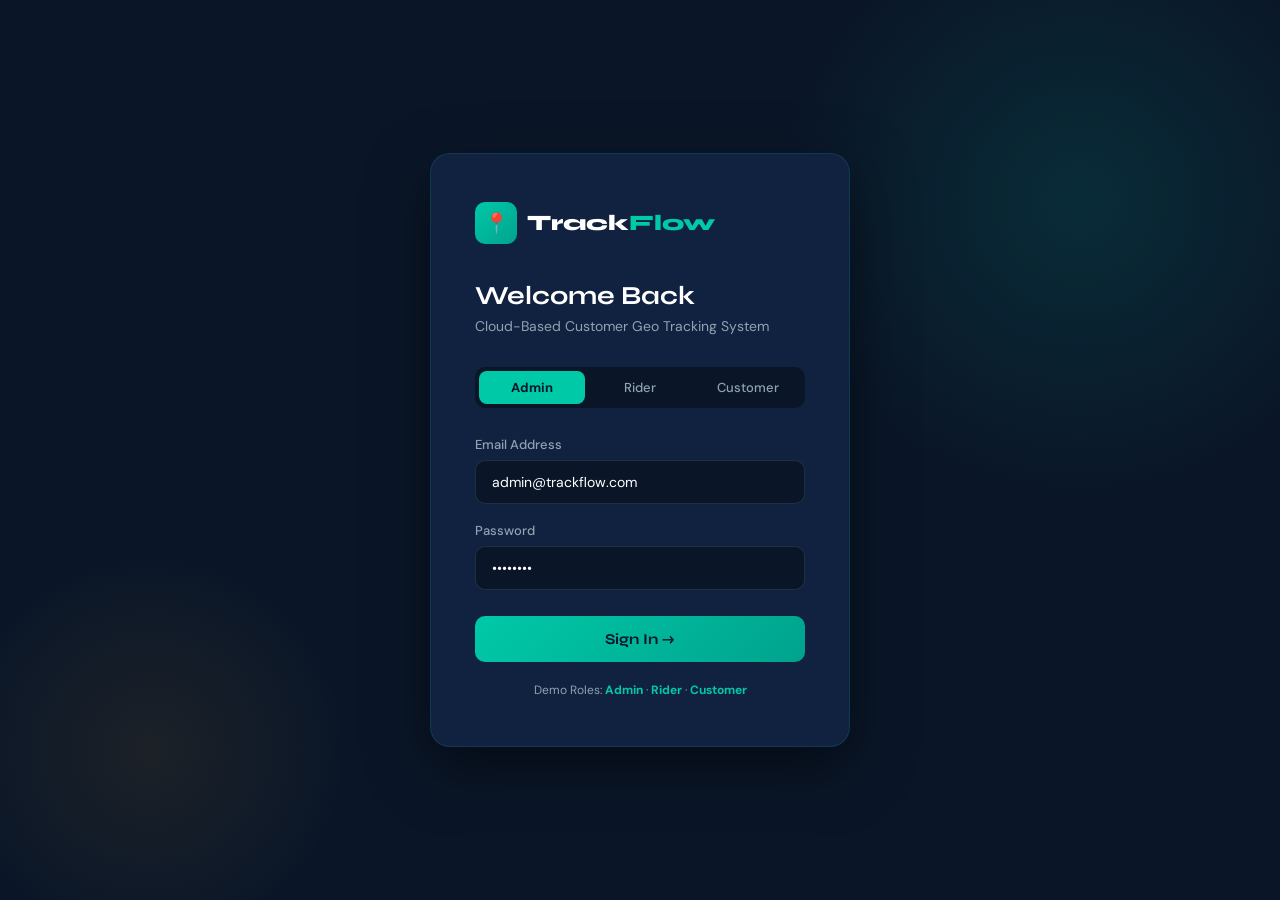
<file: index.html>
<!DOCTYPE html>
<html lang="en">
<head>
<meta charset="UTF-8">
<meta name="viewport" content="width=device-width, initial-scale=1.0">
<title>TrackFlow — Cloud-Based Geo Tracking System</title>
<link href="https://fonts.googleapis.com/css2?family=Syne:wght@400;600;700;800&family=DM+Sans:wght@300;400;500;600&display=swap" rel="stylesheet">
<style>
  :root {
    --navy: #0A1628;
    --deep: #0D2144;
    --teal: #00C9A7;
    --teal2: #00A38D;
    --gold: #F5A623;
    --light: #E8F4F8;
    --muted: #8FA3B1;
    --white: #FFFFFF;
    --danger: #FF5B5B;
    --success: #00C9A7;
    --warn: #F5A623;
    --card: #112240;
    --border: rgba(0,201,167,0.15);
    --sidebar-w: 240px;
  }

  * { margin: 0; padding: 0; box-sizing: border-box; }

  body {
    font-family: 'DM Sans', sans-serif;
    background: var(--navy);
    color: var(--white);
    min-height: 100vh;
    overflow-x: hidden;
  }

  /* ── LOGIN SCREEN ── */
  #login-screen {
    min-height: 100vh;
    display: flex;
    align-items: center;
    justify-content: center;
    background: var(--navy);
    position: relative;
    overflow: hidden;
  }
  #login-screen::before {
    content: '';
    position: absolute;
    width: 600px; height: 600px;
    background: radial-gradient(circle, rgba(0,201,167,0.12) 0%, transparent 70%);
    top: -100px; right: -100px;
    animation: pulse 6s ease-in-out infinite;
  }
  #login-screen::after {
    content: '';
    position: absolute;
    width: 400px; height: 400px;
    background: radial-gradient(circle, rgba(245,166,35,0.08) 0%, transparent 70%);
    bottom: -50px; left: -50px;
  }

  @keyframes pulse {
    0%,100% { transform: scale(1); opacity: 1; }
    50% { transform: scale(1.1); opacity: 0.7; }
  }

  .login-box {
    background: var(--card);
    border: 1px solid var(--border);
    border-radius: 20px;
    padding: 48px 44px;
    width: 420px;
    position: relative;
    z-index: 1;
    box-shadow: 0 20px 60px rgba(0,0,0,0.5);
  }

  .brand {
    display: flex;
    align-items: center;
    gap: 10px;
    margin-bottom: 36px;
  }
  .brand-icon {
    width: 42px; height: 42px;
    background: linear-gradient(135deg, var(--teal), var(--teal2));
    border-radius: 10px;
    display: flex; align-items: center; justify-content: center;
    font-size: 20px;
  }
  .brand-name {
    font-family: 'Syne', sans-serif;
    font-size: 22px;
    font-weight: 800;
    color: var(--white);
  }
  .brand-name span { color: var(--teal); }

  .login-title {
    font-family: 'Syne', sans-serif;
    font-size: 26px;
    font-weight: 700;
    margin-bottom: 6px;
  }
  .login-sub { color: var(--muted); font-size: 14px; margin-bottom: 32px; }

  .role-tabs {
    display: flex;
    background: var(--navy);
    border-radius: 10px;
    padding: 4px;
    margin-bottom: 28px;
    gap: 2px;
  }
  .role-tab {
    flex: 1;
    padding: 8px;
    border: none;
    border-radius: 8px;
    background: transparent;
    color: var(--muted);
    font-family: 'DM Sans', sans-serif;
    font-size: 13px;
    font-weight: 500;
    cursor: pointer;
    transition: all 0.2s;
  }
  .role-tab.active {
    background: var(--teal);
    color: var(--navy);
    font-weight: 700;
  }

  .form-group { margin-bottom: 18px; }
  .form-label { font-size: 13px; color: var(--muted); margin-bottom: 7px; display: block; font-weight: 500; }
  .form-input {
    width: 100%;
    background: var(--navy);
    border: 1px solid rgba(255,255,255,0.1);
    border-radius: 10px;
    padding: 12px 16px;
    color: var(--white);
    font-family: 'DM Sans', sans-serif;
    font-size: 14px;
    transition: border-color 0.2s;
    outline: none;
  }
  .form-input:focus { border-color: var(--teal); }

  .btn-primary {
    width: 100%;
    padding: 14px;
    background: linear-gradient(135deg, var(--teal), var(--teal2));
    border: none;
    border-radius: 10px;
    color: var(--navy);
    font-family: 'Syne', sans-serif;
    font-weight: 700;
    font-size: 15px;
    cursor: pointer;
    transition: all 0.2s;
    margin-top: 8px;
  }
  .btn-primary:hover { transform: translateY(-1px); box-shadow: 0 8px 20px rgba(0,201,167,0.3); }

  .login-hint { text-align: center; margin-top: 20px; font-size: 12px; color: var(--muted); }
  .login-hint strong { color: var(--teal); }

  /* ── MAIN APP ── */
  #app { display: none; min-height: 100vh; }

  .layout { display: flex; min-height: 100vh; }

  /* SIDEBAR */
  .sidebar {
    width: var(--sidebar-w);
    background: var(--deep);
    border-right: 1px solid var(--border);
    display: flex;
    flex-direction: column;
    position: fixed;
    top: 0; left: 0;
    height: 100vh;
    z-index: 100;
  }

  .sidebar-brand {
    padding: 24px 20px;
    display: flex;
    align-items: center;
    gap: 10px;
    border-bottom: 1px solid var(--border);
  }
  .sidebar-brand .brand-icon { width: 34px; height: 34px; font-size: 16px; border-radius: 8px; }
  .sidebar-brand .brand-name { font-size: 18px; }

  .sidebar-nav { flex: 1; padding: 16px 12px; overflow-y: auto; }

  .nav-section-title {
    font-size: 10px;
    font-weight: 600;
    color: var(--muted);
    letter-spacing: 1.5px;
    text-transform: uppercase;
    padding: 14px 8px 8px;
  }

  .nav-item {
    display: flex;
    align-items: center;
    gap: 10px;
    padding: 10px 12px;
    border-radius: 10px;
    cursor: pointer;
    transition: all 0.2s;
    margin-bottom: 2px;
    font-size: 14px;
    color: var(--muted);
    font-weight: 500;
    border: none;
    background: transparent;
    width: 100%;
    text-align: left;
  }
  .nav-item:hover { background: rgba(0,201,167,0.08); color: var(--white); }
  .nav-item.active { background: rgba(0,201,167,0.15); color: var(--teal); }
  .nav-icon { font-size: 16px; width: 20px; text-align: center; }

  .sidebar-footer {
    padding: 16px 12px;
    border-top: 1px solid var(--border);
  }
  .user-card {
    display: flex;
    align-items: center;
    gap: 10px;
    padding: 10px;
    border-radius: 10px;
    background: rgba(0,201,167,0.05);
  }
  .user-avatar {
    width: 36px; height: 36px;
    border-radius: 50%;
    background: linear-gradient(135deg, var(--teal), var(--gold));
    display: flex; align-items: center; justify-content: center;
    font-weight: 700;
    font-size: 14px;
    color: var(--navy);
    flex-shrink: 0;
  }
  .user-info { flex: 1; min-width: 0; }
  .user-name { font-size: 13px; font-weight: 600; white-space: nowrap; overflow: hidden; text-overflow: ellipsis; }
  .user-role { font-size: 11px; color: var(--teal); font-weight: 500; }

  .logout-btn {
    background: none;
    border: none;
    color: var(--muted);
    cursor: pointer;
    font-size: 16px;
    padding: 4px;
    transition: color 0.2s;
  }
  .logout-btn:hover { color: var(--danger); }

  /* MAIN CONTENT */
  .main-content {
    margin-left: var(--sidebar-w);
    flex: 1;
    display: flex;
    flex-direction: column;
  }

  .topbar {
    background: var(--deep);
    border-bottom: 1px solid var(--border);
    padding: 16px 28px;
    display: flex;
    align-items: center;
    justify-content: space-between;
    position: sticky;
    top: 0;
    z-index: 50;
  }
  .page-title {
    font-family: 'Syne', sans-serif;
    font-size: 20px;
    font-weight: 700;
  }
  .page-breadcrumb { font-size: 12px; color: var(--muted); margin-top: 2px; }

  .topbar-actions { display: flex; align-items: center; gap: 12px; }
  .notif-btn {
    width: 36px; height: 36px;
    border-radius: 50%;
    background: rgba(0,201,167,0.1);
    border: 1px solid var(--border);
    display: flex; align-items: center; justify-content: center;
    cursor: pointer;
    color: var(--teal);
    font-size: 15px;
    position: relative;
  }
  .notif-badge {
    position: absolute;
    top: -2px; right: -2px;
    width: 16px; height: 16px;
    background: var(--danger);
    border-radius: 50%;
    font-size: 9px;
    display: flex; align-items: center; justify-content: center;
    font-weight: 700;
    border: 2px solid var(--deep);
  }

  .content-area { padding: 28px; flex: 1; }

  /* PANELS */
  .panel { display: none; }
  .panel.active { display: block; }

  /* CARDS */
  .stats-grid {
    display: grid;
    grid-template-columns: repeat(4, 1fr);
    gap: 16px;
    margin-bottom: 24px;
  }
  .stat-card {
    background: var(--card);
    border: 1px solid var(--border);
    border-radius: 14px;
    padding: 20px;
    position: relative;
    overflow: hidden;
  }
  .stat-card::before {
    content: '';
    position: absolute;
    top: 0; right: 0;
    width: 80px; height: 80px;
    background: radial-gradient(circle at 70% 30%, rgba(0,201,167,0.12), transparent 70%);
  }
  .stat-label { font-size: 12px; color: var(--muted); font-weight: 500; margin-bottom: 8px; }
  .stat-value {
    font-family: 'Syne', sans-serif;
    font-size: 30px;
    font-weight: 800;
    color: var(--white);
    line-height: 1;
  }
  .stat-change { font-size: 12px; margin-top: 6px; }
  .stat-change.up { color: var(--success); }
  .stat-change.down { color: var(--danger); }
  .stat-icon {
    position: absolute;
    top: 16px; right: 16px;
    font-size: 24px;
    opacity: 0.6;
  }

  /* TABLE */
  .card {
    background: var(--card);
    border: 1px solid var(--border);
    border-radius: 14px;
    overflow: hidden;
    margin-bottom: 20px;
  }
  .card-header {
    padding: 18px 22px;
    border-bottom: 1px solid var(--border);
    display: flex;
    align-items: center;
    justify-content: space-between;
  }
  .card-title {
    font-family: 'Syne', sans-serif;
    font-size: 16px;
    font-weight: 700;
  }
  .card-body { padding: 22px; }

  .table { width: 100%; border-collapse: collapse; }
  .table th {
    text-align: left;
    font-size: 11px;
    font-weight: 600;
    color: var(--muted);
    text-transform: uppercase;
    letter-spacing: 1px;
    padding: 10px 14px;
    border-bottom: 1px solid var(--border);
  }
  .table td {
    padding: 13px 14px;
    font-size: 13px;
    border-bottom: 1px solid rgba(255,255,255,0.04);
    vertical-align: middle;
  }
  .table tr:last-child td { border-bottom: none; }
  .table tr:hover td { background: rgba(0,201,167,0.04); }

  .badge {
    display: inline-flex;
    align-items: center;
    gap: 5px;
    padding: 4px 10px;
    border-radius: 20px;
    font-size: 11px;
    font-weight: 600;
  }
  .badge-success { background: rgba(0,201,167,0.15); color: var(--teal); }
  .badge-warn { background: rgba(245,166,35,0.15); color: var(--gold); }
  .badge-danger { background: rgba(255,91,91,0.15); color: var(--danger); }
  .badge-info { background: rgba(100,160,255,0.15); color: #64A0FF; }
  .badge::before { content: '●'; font-size: 8px; }

  .action-btn {
    padding: 6px 12px;
    border-radius: 7px;
    border: none;
    font-size: 12px;
    font-weight: 600;
    cursor: pointer;
    transition: all 0.15s;
    font-family: 'DM Sans', sans-serif;
  }
  .action-btn.edit { background: rgba(0,201,167,0.1); color: var(--teal); }
  .action-btn.del { background: rgba(255,91,91,0.1); color: var(--danger); }
  .action-btn.view { background: rgba(100,160,255,0.1); color: #64A0FF; }
  .action-btn:hover { filter: brightness(1.2); transform: translateY(-1px); }

  .btn-add {
    padding: 9px 18px;
    background: var(--teal);
    border: none;
    border-radius: 9px;
    color: var(--navy);
    font-family: 'Syne', sans-serif;
    font-weight: 700;
    font-size: 13px;
    cursor: pointer;
    transition: all 0.2s;
  }
  .btn-add:hover { background: #00A38D; }

  /* MAP */
  .map-container {
    background: var(--card);
    border: 1px solid var(--border);
    border-radius: 14px;
    overflow: hidden;
    margin-bottom: 20px;
  }
  .map-header {
    padding: 18px 22px;
    border-bottom: 1px solid var(--border);
    display: flex;
    align-items: center;
    justify-content: space-between;
  }
  .map-area {
    position: relative;
    height: 360px;
    background: #0D1B2A;
    overflow: hidden;
  }
  .map-svg { width: 100%; height: 100%; }

  /* Delivery map background grid */
  .map-grid line { stroke: rgba(0,201,167,0.08); stroke-width: 1; }
  .map-road { stroke: rgba(0,201,167,0.2); stroke-width: 2; fill: none; }
  .map-road-major { stroke: rgba(0,201,167,0.35); stroke-width: 4; fill: none; }

  /* Rider marker */
  .rider-marker {
    cursor: pointer;
    transition: transform 0.3s;
  }
  .rider-marker:hover { transform: scale(1.2); }

  /* Customer marker */
  .customer-marker {
    cursor: pointer;
    animation: markerBounce 1.5s ease-in-out infinite;
  }
  @keyframes markerBounce {
    0%, 100% { transform: translateY(0); }
    50% { transform: translateY(-6px); }
  }

  /* Pulse ring */
  .pulse-ring {
    transform-origin: center;
    animation: pingAnim 2s cubic-bezier(0,0,0.2,1) infinite;
  }
  @keyframes pingAnim {
    0% { r: 12; opacity: 0.8; }
    100% { r: 30; opacity: 0; }
  }

  /* Route path animation */
  .route-path {
    stroke-dasharray: 8 4;
    animation: dash 1.5s linear infinite;
  }
  @keyframes dash { to { stroke-dashoffset: -24; } }

  .map-legend {
    position: absolute;
    bottom: 14px;
    right: 14px;
    background: rgba(10,22,40,0.85);
    border: 1px solid var(--border);
    border-radius: 10px;
    padding: 10px 14px;
    font-size: 11px;
  }
  .legend-item { display: flex; align-items: center; gap: 8px; margin-bottom: 5px; }
  .legend-item:last-child { margin-bottom: 0; }
  .legend-dot { width: 10px; height: 10px; border-radius: 50%; }

  /* Live badge */
  .live-badge {
    display: inline-flex;
    align-items: center;
    gap: 6px;
    background: rgba(0,201,167,0.1);
    border: 1px solid rgba(0,201,167,0.3);
    padding: 4px 10px;
    border-radius: 20px;
    font-size: 11px;
    color: var(--teal);
    font-weight: 600;
  }
  .live-dot {
    width: 7px; height: 7px;
    background: var(--teal);
    border-radius: 50%;
    animation: livePulse 1.2s ease-in-out infinite;
  }
  @keyframes livePulse { 0%,100% { opacity: 1; } 50% { opacity: 0.3; } }

  /* TWO COLUMN GRID */
  .two-col { display: grid; grid-template-columns: 1fr 1fr; gap: 20px; }
  .three-col { display: grid; grid-template-columns: 1fr 1fr 1fr; gap: 16px; }

  /* FORM MODAL */
  .modal-overlay {
    position: fixed;
    inset: 0;
    background: rgba(0,0,0,0.7);
    z-index: 200;
    display: none;
    align-items: center;
    justify-content: center;
    backdrop-filter: blur(4px);
  }
  .modal-overlay.open { display: flex; }
  .modal-box {
    background: var(--card);
    border: 1px solid var(--border);
    border-radius: 16px;
    padding: 32px;
    width: 480px;
    max-width: 95vw;
    max-height: 90vh;
    overflow-y: auto;
    animation: modalIn 0.2s ease;
  }
  @keyframes modalIn {
    from { transform: scale(0.95); opacity: 0; }
    to { transform: scale(1); opacity: 1; }
  }
  .modal-title {
    font-family: 'Syne', sans-serif;
    font-size: 20px;
    font-weight: 700;
    margin-bottom: 22px;
  }
  .modal-actions {
    display: flex;
    gap: 12px;
    margin-top: 24px;
    justify-content: flex-end;
  }
  .btn-cancel {
    padding: 10px 20px;
    background: transparent;
    border: 1px solid rgba(255,255,255,0.15);
    border-radius: 9px;
    color: var(--muted);
    font-family: 'DM Sans', sans-serif;
    font-size: 14px;
    cursor: pointer;
    transition: all 0.2s;
  }
  .btn-cancel:hover { border-color: var(--white); color: var(--white); }
  .btn-save {
    padding: 10px 24px;
    background: var(--teal);
    border: none;
    border-radius: 9px;
    color: var(--navy);
    font-family: 'Syne', sans-serif;
    font-weight: 700;
    font-size: 14px;
    cursor: pointer;
    transition: all 0.2s;
  }
  .btn-save:hover { background: var(--teal2); }

  /* LOCATION UPDATE */
  .location-update-area {
    background: var(--card);
    border: 1px solid var(--border);
    border-radius: 14px;
    overflow: hidden;
    margin-bottom: 20px;
  }
  .location-map-interactive {
    height: 300px;
    background: #0D1B2A;
    position: relative;
    cursor: crosshair;
    overflow: hidden;
  }
  .drag-hint {
    position: absolute;
    top: 12px; left: 50%;
    transform: translateX(-50%);
    background: rgba(10,22,40,0.85);
    border: 1px solid var(--border);
    border-radius: 20px;
    padding: 6px 16px;
    font-size: 12px;
    color: var(--muted);
    pointer-events: none;
    z-index: 10;
  }

  /* Progress bar */
  .progress-bar {
    background: rgba(0,201,167,0.1);
    border-radius: 4px;
    height: 6px;
    overflow: hidden;
  }
  .progress-fill {
    height: 100%;
    border-radius: 4px;
    background: linear-gradient(90deg, var(--teal), var(--gold));
    transition: width 0.8s ease;
  }

  /* Package card */
  .pkg-card {
    background: var(--navy);
    border: 1px solid var(--border);
    border-radius: 10px;
    padding: 14px 16px;
    margin-bottom: 10px;
    display: flex;
    align-items: center;
    gap: 14px;
    transition: border-color 0.2s;
  }
  .pkg-card:hover { border-color: rgba(0,201,167,0.35); }
  .pkg-icon {
    width: 42px; height: 42px;
    background: rgba(0,201,167,0.1);
    border-radius: 10px;
    display: flex; align-items: center; justify-content: center;
    font-size: 18px;
    flex-shrink: 0;
  }
  .pkg-info { flex: 1; }
  .pkg-id { font-size: 13px; font-weight: 700; }
  .pkg-meta { font-size: 12px; color: var(--muted); margin-top: 2px; }

  /* Health metrics */
  .metric-row {
    display: flex;
    align-items: center;
    justify-content: space-between;
    padding: 12px 0;
    border-bottom: 1px solid rgba(255,255,255,0.04);
  }
  .metric-row:last-child { border-bottom: none; }
  .metric-label { font-size: 13px; color: var(--muted); }
  .metric-val { font-size: 13px; font-weight: 700; }

  /* Scrollbar */
  ::-webkit-scrollbar { width: 5px; }
  ::-webkit-scrollbar-track { background: var(--deep); }
  ::-webkit-scrollbar-thumb { background: rgba(0,201,167,0.3); border-radius: 3px; }

  /* Toast notification */
  .toast {
    position: fixed;
    bottom: 24px;
    right: 24px;
    background: var(--card);
    border: 1px solid var(--teal);
    border-radius: 12px;
    padding: 14px 20px;
    display: flex;
    align-items: center;
    gap: 10px;
    z-index: 500;
    transform: translateY(80px);
    opacity: 0;
    transition: all 0.3s;
    max-width: 320px;
    box-shadow: 0 8px 24px rgba(0,0,0,0.4);
  }
  .toast.show { transform: translateY(0); opacity: 1; }
  .toast-icon { font-size: 18px; }
  .toast-msg { font-size: 14px; font-weight: 500; }

  /* Responsive */
  @media(max-width: 900px) {
    .stats-grid { grid-template-columns: repeat(2, 1fr); }
    .two-col { grid-template-columns: 1fr; }
    .three-col { grid-template-columns: 1fr 1fr; }
    .sidebar { transform: translateX(-100%); }
    .main-content { margin-left: 0; }
  }
</style>
</head>
<body>

<!-- ═══════════════════════════════════════ LOGIN SCREEN ═══════════════════════ -->
<div id="login-screen">
  <div class="login-box">
    <div class="brand">
      <div class="brand-icon">📍</div>
      <div class="brand-name">Track<span>Flow</span></div>
    </div>
    <div class="login-title">Welcome Back</div>
    <div class="login-sub">Cloud-Based Customer Geo Tracking System</div>

    <div class="role-tabs">
      <button class="role-tab active" onclick="selectRole('Admin')">Admin</button>
      <button class="role-tab" onclick="selectRole('Rider')">Rider</button>
      <button class="role-tab" onclick="selectRole('Customer')">Customer</button>
    </div>

    <div class="form-group">
      <label class="form-label">Email Address</label>
      <input class="form-input" id="login-email" type="email" placeholder="Enter your email" value="admin@trackflow.com">
    </div>
    <div class="form-group">
      <label class="form-label">Password</label>
      <input class="form-input" id="login-pass" type="password" placeholder="Enter your password" value="••••••••">
    </div>

    <button class="btn-primary" onclick="doLogin()">Sign In →</button>

    <div class="login-hint">
      Demo Roles: <strong>Admin</strong> · <strong>Rider</strong> · <strong>Customer</strong>
    </div>
  </div>
</div>

<!-- ═══════════════════════════════════════ MAIN APP ════════════════════════════ -->
<div id="app">
  <div class="layout">

    <!-- SIDEBAR -->
    <aside class="sidebar">
      <div class="sidebar-brand">
        <div class="brand-icon" style="width:34px;height:34px;font-size:15px;">📍</div>
        <div class="brand-name" style="font-size:17px;">Track<span>Flow</span></div>
      </div>

      <nav class="sidebar-nav" id="sidebar-nav">
        <!-- populated by JS -->
      </nav>

      <div class="sidebar-footer">
        <div class="user-card">
          <div class="user-avatar" id="sidebar-avatar">A</div>
          <div class="user-info">
            <div class="user-name" id="sidebar-username">Admin</div>
            <div class="user-role" id="sidebar-role">Administrator</div>
          </div>
          <button class="logout-btn" onclick="doLogout()" title="Sign out">⏻</button>
        </div>
      </div>
    </aside>

    <!-- MAIN CONTENT -->
    <main class="main-content">
      <div class="topbar">
        <div>
          <div class="page-title" id="page-title">Dashboard</div>
          <div class="page-breadcrumb" id="page-breadcrumb">TrackFlow / Dashboard</div>
        </div>
        <div class="topbar-actions">
          <div class="live-badge"><div class="live-dot"></div>Live Tracking</div>
          <div class="notif-btn">🔔<span class="notif-badge">3</span></div>
        </div>
      </div>

      <div class="content-area">

        <!-- ─── ADMIN DASHBOARD ─── -->
        <div class="panel active" id="panel-dashboard">
          <div class="stats-grid">
            <div class="stat-card">
              <div class="stat-icon">📦</div>
              <div class="stat-label">Total Packages</div>
              <div class="stat-value">1,284</div>
              <div class="stat-change up">▲ +12% today</div>
            </div>
            <div class="stat-card">
              <div class="stat-icon">🏍</div>
              <div class="stat-label">Active Riders</div>
              <div class="stat-value">24</div>
              <div class="stat-change up">▲ 8 on delivery</div>
            </div>
            <div class="stat-card">
              <div class="stat-icon">👥</div>
              <div class="stat-label">Customers</div>
              <div class="stat-value">386</div>
              <div class="stat-change up">▲ +5 new today</div>
            </div>
            <div class="stat-card">
              <div class="stat-icon">✅</div>
              <div class="stat-label">Delivered Today</div>
              <div class="stat-value">97</div>
              <div class="stat-change down">▼ 2 failed</div>
            </div>
          </div>

          <!-- LIVE MAP -->
          <div class="map-container">
            <div class="map-header">
              <div class="card-title">🗺 Live Delivery Map</div>
              <div class="live-badge"><div class="live-dot"></div>Real-Time</div>
            </div>
            <div class="map-area">
              <svg class="map-svg" id="main-map" viewBox="0 0 800 360">
                <!-- Grid -->
                <g class="map-grid">
                  <line x1="0" y1="60" x2="800" y2="60"/><line x1="0" y1="120" x2="800" y2="120"/>
                  <line x1="0" y1="180" x2="800" y2="180"/><line x1="0" y1="240" x2="800" y2="240"/>
                  <line x1="0" y1="300" x2="800" y2="300"/>
                  <line x1="80" y1="0" x2="80" y2="360"/><line x1="160" y1="0" x2="160" y2="360"/>
                  <line x1="240" y1="0" x2="240" y2="360"/><line x1="320" y1="0" x2="320" y2="360"/>
                  <line x1="400" y1="0" x2="400" y2="360"/><line x1="480" y1="0" x2="480" y2="360"/>
                  <line x1="560" y1="0" x2="560" y2="360"/><line x1="640" y1="0" x2="640" y2="360"/>
                  <line x1="720" y1="0" x2="720" y2="360"/>
                </g>
                <!-- Roads -->
                <path class="map-road-major" d="M0,180 Q200,180 400,160 Q600,140 800,160"/>
                <path class="map-road-major" d="M240,0 Q260,90 240,180 Q220,270 240,360"/>
                <path class="map-road" d="M0,80 Q100,70 200,80 Q300,90 400,80"/>
                <path class="map-road" d="M400,0 Q420,90 400,180 Q380,270 400,360"/>
                <path class="map-road" d="M0,280 Q200,260 400,280 Q600,300 800,280"/>
                <path class="map-road" d="M560,0 Q580,120 560,240 Q540,300 560,360"/>
                <!-- Blocks -->
                <rect x="20" y="20" width="80" height="50" rx="4" fill="rgba(0,201,167,0.06)" stroke="rgba(0,201,167,0.1)" stroke-width="1"/>
                <rect x="120" y="20" width="100" height="50" rx="4" fill="rgba(0,201,167,0.06)" stroke="rgba(0,201,167,0.1)" stroke-width="1"/>
                <rect x="280" y="20" width="100" height="50" rx="4" fill="rgba(0,201,167,0.06)" stroke="rgba(0,201,167,0.1)" stroke-width="1"/>
                <rect x="440" y="100" width="90" height="60" rx="4" fill="rgba(0,201,167,0.06)" stroke="rgba(0,201,167,0.1)" stroke-width="1"/>
                <rect x="600" y="60" width="120" height="70" rx="4" fill="rgba(0,201,167,0.06)" stroke="rgba(0,201,167,0.1)" stroke-width="1"/>
                <rect x="20" y="200" width="180" height="60" rx="4" fill="rgba(0,201,167,0.06)" stroke="rgba(0,201,167,0.1)" stroke-width="1"/>
                <rect x="280" y="220" width="80" height="70" rx="4" fill="rgba(0,201,167,0.06)" stroke="rgba(0,201,167,0.1)" stroke-width="1"/>
                <rect x="440" y="220" width="100" height="60" rx="4" fill="rgba(0,201,167,0.06)" stroke="rgba(0,201,167,0.1)" stroke-width="1"/>
                <rect x="620" y="200" width="140" height="80" rx="4" fill="rgba(0,201,167,0.06)" stroke="rgba(0,201,167,0.1)" stroke-width="1"/>

                <!-- Route line -->
                <path d="M150,290 Q220,220 310,190 Q400,160 480,140" class="route-path" stroke="rgba(245,166,35,0.5)" stroke-width="2" fill="none"/>

                <!-- Rider 1 (animated) -->
                <g id="rider1" style="transform:translate(150px,290px)">
                  <circle class="pulse-ring" r="14" fill="none" stroke="rgba(245,166,35,0.6)" stroke-width="2"/>
                  <circle r="12" fill="#F5A623" opacity="0.2"/>
                  <circle r="8" fill="#F5A623"/>
                  <text text-anchor="middle" dominant-baseline="middle" font-size="10" fill="#0A1628" font-weight="700">🏍</text>
                </g>

                <!-- Rider 2 -->
                <g style="transform:translate(640px,270px)">
                  <circle r="8" fill="#F5A623"/>
                  <text text-anchor="middle" dominant-baseline="middle" font-size="10" fill="#0A1628">🏍</text>
                </g>

                <!-- Customer 1 -->
                <g style="transform:translate(480px,140px)">
                  <circle class="pulse-ring" r="14" fill="none" stroke="rgba(0,201,167,0.6)" stroke-width="2"/>
                  <circle r="10" fill="#00C9A7" opacity="0.2"/>
                  <circle r="7" fill="#00C9A7"/>
                  <text text-anchor="middle" dominant-baseline="middle" font-size="9" fill="#0A1628">📍</text>
                </g>

                <!-- Customer 2 -->
                <g style="transform:translate(310px,190px)">
                  <circle r="7" fill="#00C9A7"/>
                  <text text-anchor="middle" dominant-baseline="middle" font-size="9" fill="#0A1628">📍</text>
                </g>

                <!-- Customer 3 -->
                <g style="transform:translate(660px,100px)">
                  <circle r="7" fill="#00C9A7"/>
                  <text text-anchor="middle" dominant-baseline="middle" font-size="9" fill="#0A1628">📍</text>
                </g>
              </svg>
              <div class="map-legend">
                <div class="legend-item"><div class="legend-dot" style="background:#F5A623"></div>Riders (Active)</div>
                <div class="legend-item"><div class="legend-dot" style="background:#00C9A7"></div>Customer Locations</div>
                <div class="legend-item"><div class="legend-dot" style="background:rgba(245,166,35,0.5);width:20px;height:3px;border-radius:2px;"></div>Delivery Route</div>
              </div>
            </div>
          </div>

          <!-- RECENT PACKAGES -->
          <div class="two-col">
            <div class="card">
              <div class="card-header">
                <div class="card-title">Recent Packages</div>
                <button class="btn-add" onclick="showPanel('panel-packages')">View All</button>
              </div>
              <table class="table">
                <thead><tr><th>Package ID</th><th>Customer</th><th>Status</th></tr></thead>
                <tbody>
                  <tr><td><strong>PKG-2841</strong></td><td>Adaeze Obi</td><td><span class="badge badge-success">Delivered</span></td></tr>
                  <tr><td><strong>PKG-2840</strong></td><td>Emeka Nwosu</td><td><span class="badge badge-warn">In Transit</span></td></tr>
                  <tr><td><strong>PKG-2839</strong></td><td>Funmilayo Ade</td><td><span class="badge badge-info">Pending</span></td></tr>
                  <tr><td><strong>PKG-2838</strong></td><td>Chidi Okonkwo</td><td><span class="badge badge-danger">Failed</span></td></tr>
                  <tr><td><strong>PKG-2837</strong></td><td>Ngozi Peters</td><td><span class="badge badge-success">Delivered</span></td></tr>
                </tbody>
              </table>
            </div>

            <div class="card">
              <div class="card-header"><div class="card-title">App Health Monitor</div></div>
              <div class="card-body">
                <div class="metric-row">
                  <span class="metric-label">System Uptime</span>
                  <span class="metric-val" style="color:var(--teal)">99.98%</span>
                </div>
                <div class="metric-row">
                  <span class="metric-label">Avg Response Time</span>
                  <span class="metric-val">142 ms</span>
                </div>
                <div class="metric-row">
                  <span class="metric-label">API Calls / min</span>
                  <span class="metric-val">1,240</span>
                </div>
                <div class="metric-row">
                  <span class="metric-label">Failed Jobs (24h)</span>
                  <span class="metric-val" style="color:var(--danger)">3</span>
                </div>
                <div class="metric-row">
                  <span class="metric-label">Azure App Service</span>
                  <span class="metric-val" style="color:var(--teal)">Healthy ✓</span>
                </div>
                <div style="margin-top:16px">
                  <div style="display:flex;justify-content:space-between;font-size:12px;margin-bottom:6px;">
                    <span style="color:var(--muted)">CPU Usage</span><span>42%</span>
                  </div>
                  <div class="progress-bar"><div class="progress-fill" style="width:42%"></div></div>
                </div>
                <div style="margin-top:12px">
                  <div style="display:flex;justify-content:space-between;font-size:12px;margin-bottom:6px;">
                    <span style="color:var(--muted)">Memory Usage</span><span>68%</span>
                  </div>
                  <div class="progress-bar"><div class="progress-fill" style="width:68%"></div></div>
                </div>
              </div>
            </div>
          </div>
        </div>

        <!-- ─── PACKAGES ─── -->
        <div class="panel" id="panel-packages">
          <div class="card">
            <div class="card-header">
              <div class="card-title">📦 Package Management</div>
              <button class="btn-add" onclick="openModal('modal-add-pkg')">+ Add Package</button>
            </div>
            <table class="table">
              <thead><tr><th>Package ID</th><th>Customer</th><th>Rider</th><th>Destination</th><th>Status</th><th>Actions</th></tr></thead>
              <tbody id="pkg-table-body">
                <!-- Populated by JS -->
              </tbody>
            </table>
          </div>
        </div>

        <!-- ─── USERS ─── -->
        <div class="panel" id="panel-users">
          <div class="card">
            <div class="card-header">
              <div class="card-title">👥 User Management</div>
              <button class="btn-add" onclick="openModal('modal-add-user')">+ Add User</button>
            </div>
            <table class="table">
              <thead><tr><th>Name</th><th>Email</th><th>Role</th><th>Status</th><th>Joined</th><th>Actions</th></tr></thead>
              <tbody id="user-table-body">
                <!-- Populated by JS -->
              </tbody>
            </table>
          </div>
        </div>

        <!-- ─── RIDERS (rider view) ─── -->
        <div class="panel" id="panel-rider-deliveries">
          <div class="stats-grid" style="grid-template-columns:repeat(3,1fr)">
            <div class="stat-card">
              <div class="stat-icon">📦</div>
              <div class="stat-label">My Deliveries Today</div>
              <div class="stat-value">7</div>
              <div class="stat-change up">▲ 5 completed</div>
            </div>
            <div class="stat-card">
              <div class="stat-icon">⏳</div>
              <div class="stat-label">Pending</div>
              <div class="stat-value">2</div>
              <div class="stat-change">Active routes</div>
            </div>
            <div class="stat-card">
              <div class="stat-icon">⭐</div>
              <div class="stat-label">Rating</div>
              <div class="stat-value">4.8</div>
              <div class="stat-change up">▲ Excellent</div>
            </div>
          </div>

          <div class="two-col">
            <div class="card">
              <div class="card-header"><div class="card-title">🏍 My Delivery Queue</div></div>
              <div class="card-body" style="padding:12px 16px">
                <div class="pkg-card">
                  <div class="pkg-icon">📦</div>
                  <div class="pkg-info">
                    <div class="pkg-id">PKG-2840 <span class="badge badge-warn" style="margin-left:6px">In Transit</span></div>
                    <div class="pkg-meta">Emeka Nwosu · Victoria Island, Lagos</div>
                  </div>
                  <button class="action-btn view">Navigate</button>
                </div>
                <div class="pkg-card">
                  <div class="pkg-icon">📦</div>
                  <div class="pkg-info">
                    <div class="pkg-id">PKG-2843 <span class="badge badge-info" style="margin-left:6px">Pending</span></div>
                    <div class="pkg-meta">Taiwo Bello · Lekki Phase 1</div>
                  </div>
                  <button class="action-btn view">Navigate</button>
                </div>
                <div class="pkg-card">
                  <div class="pkg-icon">📦</div>
                  <div class="pkg-info">
                    <div class="pkg-id">PKG-2841 <span class="badge badge-success" style="margin-left:6px">Delivered</span></div>
                    <div class="pkg-meta">Adaeze Obi · Ikeja, Lagos</div>
                  </div>
                  <button class="action-btn edit">Confirm</button>
                </div>
              </div>
            </div>

            <div class="map-container" style="margin:0">
              <div class="map-header"><div class="card-title">Customer Location</div><div class="live-badge"><div class="live-dot"></div>Live</div></div>
              <div class="map-area" style="height:280px">
                <svg class="map-svg" viewBox="0 0 500 280">
                  <g class="map-grid">
                    <line x1="0" y1="56" x2="500" y2="56"/><line x1="0" y1="112" x2="500" y2="112"/>
                    <line x1="0" y1="168" x2="500" y2="168"/><line x1="0" y1="224" x2="500" y2="224"/>
                    <line x1="100" y1="0" x2="100" y2="280"/><line x1="200" y1="0" x2="200" y2="280"/>
                    <line x1="300" y1="0" x2="300" y2="280"/><line x1="400" y1="0" x2="400" y2="280"/>
                  </g>
                  <path class="map-road-major" d="M0,140 Q125,120 250,140 Q375,160 500,140"/>
                  <path class="map-road" d="M200,0 Q210,70 200,140 Q190,210 200,280"/>
                  <path class="map-road" d="M350,0 Q360,70 350,140 Q340,210 350,280"/>
                  <!-- Route -->
                  <path d="M80,220 Q160,190 250,150" class="route-path" stroke="rgba(245,166,35,0.6)" stroke-width="2" fill="none"/>
                  <!-- My position (rider) -->
                  <g style="transform:translate(80px,220px)">
                    <circle r="12" fill="rgba(245,166,35,0.2)"/>
                    <circle r="8" fill="#F5A623"/>
                    <text text-anchor="middle" dominant-baseline="middle" font-size="10" fill="#0A1628">🏍</text>
                  </g>
                  <!-- Customer location -->
                  <g style="transform:translate(250px,150px)">
                    <circle class="pulse-ring" r="16" fill="none" stroke="rgba(0,201,167,0.6)" stroke-width="2"/>
                    <circle r="10" fill="rgba(0,201,167,0.3)"/>
                    <circle r="6" fill="#00C9A7"/>
                    <text text-anchor="middle" dominant-baseline="middle" font-size="9" fill="#0A1628" font-weight="700">📍</text>
                  </g>
                  <text x="250" y="130" text-anchor="middle" font-size="11" fill="#00C9A7" font-family="DM Sans, sans-serif">Emeka Nwosu</text>
                  <text x="80" y="240" text-anchor="middle" font-size="11" fill="#F5A623" font-family="DM Sans, sans-serif">You</text>
                </svg>
              </div>
            </div>
          </div>
        </div>

        <!-- ─── CUSTOMER DASHBOARD ─── -->
        <div class="panel" id="panel-customer-home">
          <div class="stats-grid" style="grid-template-columns:repeat(3,1fr)">
            <div class="stat-card">
              <div class="stat-icon">📦</div>
              <div class="stat-label">My Packages</div>
              <div class="stat-value">4</div>
              <div class="stat-change">1 in transit</div>
            </div>
            <div class="stat-card">
              <div class="stat-icon">📍</div>
              <div class="stat-label">Location Updated</div>
              <div class="stat-value">2h ago</div>
              <div class="stat-change up">▲ Current</div>
            </div>
            <div class="stat-card">
              <div class="stat-icon">✅</div>
              <div class="stat-label">Received</div>
              <div class="stat-value">3</div>
              <div class="stat-change up">▲ All time</div>
            </div>
          </div>

          <div class="two-col">
            <div class="location-update-area">
              <div class="map-header" style="padding:16px 20px;border-bottom:1px solid var(--border);display:flex;align-items:center;justify-content:space-between">
                <div class="card-title">📍 Update My Location</div>
                <button class="btn-add" onclick="updateCustomerLocation()">Update Location</button>
              </div>
              <div class="location-map-interactive" id="customer-map" onclick="setLocationOnMap(event)">
                <div class="drag-hint">🖱 Click map to update your delivery location</div>
                <svg class="map-svg" id="customer-map-svg" viewBox="0 0 500 300" style="width:100%;height:100%">
                  <g class="map-grid">
                    <line x1="0" y1="60" x2="500" y2="60"/><line x1="0" y1="120" x2="500" y2="120"/>
                    <line x1="0" y1="180" x2="500" y2="180"/><line x1="0" y1="240" x2="500" y2="240"/>
                    <line x1="100" y1="0" x2="100" y2="300"/><line x1="200" y1="0" x2="200" y2="300"/>
                    <line x1="300" y1="0" x2="300" y2="300"/><line x1="400" y1="0" x2="400" y2="300"/>
                  </g>
                  <path class="map-road-major" d="M0,150 Q125,130 250,150 Q375,170 500,150"/>
                  <path class="map-road" d="M0,60 Q125,50 250,60 Q375,70 500,60"/>
                  <path class="map-road" d="M200,0 Q210,75 200,150 Q190,225 200,300"/>
                  <path class="map-road" d="M350,0 Q360,75 350,150 Q340,225 350,300"/>
                  <rect x="20" y="20" width="60" height="30" rx="3" fill="rgba(0,201,167,0.06)" stroke="rgba(0,201,167,0.1)" stroke-width="1"/>
                  <rect x="120" y="20" width="60" height="30" rx="3" fill="rgba(0,201,167,0.06)" stroke="rgba(0,201,167,0.1)" stroke-width="1"/>
                  <rect x="260" y="20" width="60" height="30" rx="3" fill="rgba(0,201,167,0.06)" stroke="rgba(0,201,167,0.1)" stroke-width="1"/>
                  <rect x="20" y="170" width="140" height="40" rx="3" fill="rgba(0,201,167,0.06)" stroke="rgba(0,201,167,0.1)" stroke-width="1"/>
                  <rect x="260" y="170" width="80" height="50" rx="3" fill="rgba(0,201,167,0.06)" stroke="rgba(0,201,167,0.1)" stroke-width="1"/>
                  <!-- Default pin -->
                  <g id="customer-pin" style="transform:translate(250px,150px)">
                    <circle class="pulse-ring" r="16" fill="none" stroke="rgba(0,201,167,0.6)" stroke-width="2"/>
                    <circle r="12" fill="rgba(0,201,167,0.2)"/>
                    <circle r="7" fill="#00C9A7"/>
                    <text text-anchor="middle" dominant-baseline="middle" font-size="10" fill="#0A1628">📍</text>
                  </g>
                  <text id="location-label" x="250" y="128" text-anchor="middle" font-size="11" fill="#00C9A7" font-family="DM Sans, sans-serif">Your Location</text>
                </svg>
              </div>
              <div style="padding:14px 20px;display:flex;align-items:center;gap:10px">
                <span style="font-size:12px;color:var(--muted)">Current coords:</span>
                <span id="coord-display" style="font-size:12px;color:var(--teal);font-weight:600">6.5244°N, 3.3792°E (Lagos)</span>
              </div>
            </div>

            <div class="card">
              <div class="card-header"><div class="card-title">My Packages</div></div>
              <div class="card-body" style="padding:12px 16px">
                <div class="pkg-card">
                  <div class="pkg-icon">📦</div>
                  <div class="pkg-info">
                    <div class="pkg-id">PKG-2840 <span class="badge badge-warn" style="margin-left:6px">In Transit</span></div>
                    <div class="pkg-meta">Rider: Seun Adeyemi · ETA: 25 mins</div>
                    <div style="margin-top:6px">
                      <div class="progress-bar"><div class="progress-fill" style="width:70%"></div></div>
                    </div>
                  </div>
                </div>
                <div class="pkg-card">
                  <div class="pkg-icon">📦</div>
                  <div class="pkg-info">
                    <div class="pkg-id">PKG-2835 <span class="badge badge-success" style="margin-left:6px">Delivered</span></div>
                    <div class="pkg-meta">Received · Jan 28, 2025</div>
                  </div>
                </div>
                <div class="pkg-card">
                  <div class="pkg-icon">📦</div>
                  <div class="pkg-info">
                    <div class="pkg-id">PKG-2829 <span class="badge badge-success" style="margin-left:6px">Delivered</span></div>
                    <div class="pkg-meta">Received · Jan 24, 2025</div>
                  </div>
                </div>
              </div>
            </div>
          </div>
        </div>

        <!-- ─── LOGS ─── -->
        <div class="panel" id="panel-logs">
          <div class="card">
            <div class="card-header">
              <div class="card-title">📋 System Logs</div>
              <span class="badge badge-danger">3 Errors</span>
            </div>
            <table class="table">
              <thead><tr><th>Timestamp</th><th>Type</th><th>Message</th><th>Source</th></tr></thead>
              <tbody>
                <tr><td>2025-02-11 09:42:18</td><td><span class="badge badge-danger">ERROR</span></td><td>Job failed: email notification queue</td><td>Queue Worker</td></tr>
                <tr><td>2025-02-11 09:38:05</td><td><span class="badge badge-success">INFO</span></td><td>Package PKG-2841 delivered successfully</td><td>Delivery Service</td></tr>
                <tr><td>2025-02-11 09:30:11</td><td><span class="badge badge-warn">WARN</span></td><td>High API usage detected (1,800 req/min)</td><td>Azure Monitor</td></tr>
                <tr><td>2025-02-11 09:25:44</td><td><span class="badge badge-success">INFO</span></td><td>Customer location updated: Emeka Nwosu</td><td>Geo Service</td></tr>
                <tr><td>2025-02-11 09:20:33</td><td><span class="badge badge-danger">ERROR</span></td><td>GPS signal lost for rider ID #12</td><td>GPS Tracker</td></tr>
                <tr><td>2025-02-11 09:15:02</td><td><span class="badge badge-success">INFO</span></td><td>New user registered: taiwo@gmail.com</td><td>Auth Service</td></tr>
                <tr><td>2025-02-11 09:10:47</td><td><span class="badge badge-info">DEBUG</span></td><td>Database migration completed (v1.4.2)</td><td>DB Migrator</td></tr>
                <tr><td>2025-02-11 09:05:30</td><td><span class="badge badge-success">INFO</span></td><td>Azure App Service scaled up (2 → 4 instances)</td><td>Azure</td></tr>
              </tbody>
            </table>
          </div>
        </div>

        <!-- ─── PROFILE ─── -->
        <div class="panel" id="panel-profile">
          <div class="two-col">
            <div class="card">
              <div class="card-header"><div class="card-title">👤 My Profile</div></div>
              <div class="card-body">
                <div style="text-align:center;padding-bottom:20px;border-bottom:1px solid var(--border);margin-bottom:20px">
                  <div style="width:80px;height:80px;border-radius:50%;background:linear-gradient(135deg,var(--teal),var(--gold));display:flex;align-items:center;justify-content:center;font-size:30px;font-weight:800;color:var(--navy);margin:0 auto 12px" id="profile-avatar-big">A</div>
                  <div style="font-family:'Syne',sans-serif;font-size:20px;font-weight:700" id="profile-name-display">Admin User</div>
                  <div style="color:var(--teal);font-size:13px;margin-top:4px" id="profile-role-display">Administrator</div>
                </div>
                <div class="form-group">
                  <label class="form-label">Full Name</label>
                  <input class="form-input" id="profile-name" value="Admin User">
                </div>
                <div class="form-group">
                  <label class="form-label">Email</label>
                  <input class="form-input" id="profile-email" value="admin@trackflow.com">
                </div>
                <div class="form-group">
                  <label class="form-label">Phone</label>
                  <input class="form-input" value="+234 801 234 5678">
                </div>
                <button class="btn-primary" style="margin-top:8px" onclick="saveProfile()">Save Changes</button>
              </div>
            </div>

            <div class="card">
              <div class="card-header"><div class="card-title">🔒 Security</div></div>
              <div class="card-body">
                <div class="form-group">
                  <label class="form-label">Current Password</label>
                  <input class="form-input" type="password" placeholder="Enter current password">
                </div>
                <div class="form-group">
                  <label class="form-label">New Password</label>
                  <input class="form-input" type="password" placeholder="Enter new password">
                </div>
                <div class="form-group">
                  <label class="form-label">Confirm Password</label>
                  <input class="form-input" type="password" placeholder="Confirm new password">
                </div>
                <button class="btn-primary" style="margin-top:8px" onclick="showToast('🔒 Password updated successfully!')">Update Password</button>
              </div>
            </div>
          </div>
        </div>

      </div><!-- end content-area -->
    </main>
  </div>
</div>

<!-- ═══════════════════════ MODALS ══════════════════════ -->
<!-- Add Package Modal -->
<div class="modal-overlay" id="modal-add-pkg">
  <div class="modal-box">
    <div class="modal-title">📦 Add New Package</div>
    <div class="form-group">
      <label class="form-label">Package ID</label>
      <input class="form-input" id="new-pkg-id" value="PKG-2845">
    </div>
    <div class="form-group">
      <label class="form-label">Customer Name</label>
      <input class="form-input" id="new-pkg-customer" placeholder="Enter customer name">
    </div>
    <div class="form-group">
      <label class="form-label">Assign Rider</label>
      <select class="form-input" id="new-pkg-rider">
        <option>Seun Adeyemi</option>
        <option>Tunde Bakare</option>
        <option>Kemi Lawson</option>
      </select>
    </div>
    <div class="form-group">
      <label class="form-label">Delivery Address</label>
      <input class="form-input" id="new-pkg-addr" placeholder="Enter delivery address">
    </div>
    <div class="modal-actions">
      <button class="btn-cancel" onclick="closeModal('modal-add-pkg')">Cancel</button>
      <button class="btn-save" onclick="addPackage()">Add Package</button>
    </div>
  </div>
</div>

<!-- Add User Modal -->
<div class="modal-overlay" id="modal-add-user">
  <div class="modal-box">
    <div class="modal-title">👤 Add New User</div>
    <div class="form-group">
      <label class="form-label">Full Name</label>
      <input class="form-input" id="new-user-name" placeholder="Enter full name">
    </div>
    <div class="form-group">
      <label class="form-label">Email Address</label>
      <input class="form-input" id="new-user-email" type="email" placeholder="Enter email">
    </div>
    <div class="form-group">
      <label class="form-label">Role</label>
      <select class="form-input" id="new-user-role">
        <option>Customer</option>
        <option>Rider</option>
        <option>Admin</option>
      </select>
    </div>
    <div class="form-group">
      <label class="form-label">Phone Number</label>
      <input class="form-input" id="new-user-phone" placeholder="+234...">
    </div>
    <div class="modal-actions">
      <button class="btn-cancel" onclick="closeModal('modal-add-user')">Cancel</button>
      <button class="btn-save" onclick="addUser()">Add User</button>
    </div>
  </div>
</div>

<!-- TOAST -->
<div class="toast" id="toast">
  <span class="toast-icon" id="toast-icon">✅</span>
  <span class="toast-msg" id="toast-msg">Action successful</span>
</div>

<script>
// ─────────────────────────────────────────
//  DATA
// ─────────────────────────────────────────
let currentRole = 'Admin';
let currentUser = { name: 'Admin User', email: 'admin@trackflow.com', role: 'Admin' };

const packages = [
  { id: 'PKG-2841', customer: 'Adaeze Obi', rider: 'Seun Adeyemi', dest: 'Ikeja, Lagos', status: 'Delivered' },
  { id: 'PKG-2840', customer: 'Emeka Nwosu', rider: 'Seun Adeyemi', dest: 'Victoria Island', status: 'In Transit' },
  { id: 'PKG-2839', customer: 'Funmilayo Ade', rider: 'Tunde Bakare', dest: 'Lekki Phase 1', status: 'Pending' },
  { id: 'PKG-2838', customer: 'Chidi Okonkwo', rider: 'Kemi Lawson', dest: 'Surulere', status: 'Failed' },
  { id: 'PKG-2837', customer: 'Ngozi Peters', rider: 'Tunde Bakare', dest: 'Ajah', status: 'Delivered' },
  { id: 'PKG-2836', customer: 'Taiwo Bello', rider: 'Kemi Lawson', dest: 'Yaba', status: 'Pending' },
];

const users = [
  { name: 'Adaeze Obi', email: 'adaeze@gmail.com', role: 'Customer', status: 'Active', joined: 'Jan 5, 2025' },
  { name: 'Seun Adeyemi', email: 'seun@trackflow.com', role: 'Rider', status: 'Active', joined: 'Dec 12, 2024' },
  { name: 'Emeka Nwosu', email: 'emeka@gmail.com', role: 'Customer', status: 'Active', joined: 'Jan 10, 2025' },
  { name: 'Tunde Bakare', email: 'tunde@trackflow.com', role: 'Rider', status: 'Active', joined: 'Nov 20, 2024' },
  { name: 'Funmilayo Ade', email: 'funmi@gmail.com', role: 'Customer', status: 'Inactive', joined: 'Jan 15, 2025' },
  { name: 'Kemi Lawson', email: 'kemi@trackflow.com', role: 'Rider', status: 'Active', joined: 'Dec 3, 2024' },
];

// ─────────────────────────────────────────
//  NAV CONFIG
// ─────────────────────────────────────────
const navConfig = {
  Admin: [
    { icon: '⬛', label: 'Dashboard', panel: 'panel-dashboard' },
    { icon: '📦', label: 'Packages', panel: 'panel-packages' },
    { icon: '👥', label: 'Users', panel: 'panel-users' },
    { icon: '📋', label: 'Logs', panel: 'panel-logs' },
    { icon: '👤', label: 'Profile', panel: 'panel-profile' },
  ],
  Rider: [
    { icon: '🏍', label: 'My Deliveries', panel: 'panel-rider-deliveries' },
    { icon: '📋', label: 'Logs', panel: 'panel-logs' },
    { icon: '👤', label: 'Profile', panel: 'panel-profile' },
  ],
  Customer: [
    { icon: '🏠', label: 'My Dashboard', panel: 'panel-customer-home' },
    { icon: '📦', label: 'My Packages', panel: 'panel-packages' },
    { icon: '👤', label: 'Profile', panel: 'panel-profile' },
  ]
};

// ─────────────────────────────────────────
//  LOGIN
// ─────────────────────────────────────────
function selectRole(role) {
  currentRole = role;
  document.querySelectorAll('.role-tab').forEach((t, i) => {
    t.classList.toggle('active', ['Admin','Rider','Customer'][i] === role);
  });
  const emailMap = { Admin: 'admin@trackflow.com', Rider: 'rider@trackflow.com', Customer: 'customer@trackflow.com' };
  document.getElementById('login-email').value = emailMap[role];
}

function doLogin() {
  const roleNames = { Admin: 'Admin User', Rider: 'Seun Adeyemi', Customer: 'Emeka Nwosu' };
  currentUser = { name: roleNames[currentRole], email: document.getElementById('login-email').value, role: currentRole };

  document.getElementById('login-screen').style.display = 'none';
  document.getElementById('app').style.display = 'block';

  buildNav();
  populateTables();
  updateUserCard();
  navigateTo(navConfig[currentRole][0]);
}

function doLogout() {
  document.getElementById('login-screen').style.display = 'flex';
  document.getElementById('app').style.display = 'none';
}

// ─────────────────────────────────────────
//  BUILD NAV
// ─────────────────────────────────────────
function buildNav() {
  const nav = document.getElementById('sidebar-nav');
  const items = navConfig[currentRole];
  nav.innerHTML = `<div class="nav-section-title">Main Menu</div>`;
  items.forEach(item => {
    const btn = document.createElement('button');
    btn.className = 'nav-item';
    btn.innerHTML = `<span class="nav-icon">${item.icon}</span><span>${item.label}</span>`;
    btn.onclick = () => navigateTo(item);
    nav.appendChild(btn);
  });
}

function navigateTo(item) {
  // Hide all panels
  document.querySelectorAll('.panel').forEach(p => p.classList.remove('active'));
  // Show target
  const target = document.getElementById(item.panel);
  if (target) target.classList.add('active');
  // Update nav active state
  document.querySelectorAll('.nav-item').forEach((n, i) => {
    n.classList.toggle('active', navConfig[currentRole][i]?.panel === item.panel);
  });
  document.getElementById('page-title').textContent = item.label;
  document.getElementById('page-breadcrumb').textContent = `TrackFlow / ${item.label}`;
}

function showPanel(panelId) {
  document.querySelectorAll('.panel').forEach(p => p.classList.remove('active'));
  document.getElementById(panelId)?.classList.add('active');
  const match = navConfig[currentRole].find(n => n.panel === panelId);
  if (match) {
    document.querySelectorAll('.nav-item').forEach((n, i) => n.classList.toggle('active', navConfig[currentRole][i]?.panel === panelId));
    document.getElementById('page-title').textContent = match.label;
  }
}

function updateUserCard() {
  const initials = currentUser.name.split(' ').map(n=>n[0]).join('');
  document.getElementById('sidebar-avatar').textContent = initials;
  document.getElementById('sidebar-username').textContent = currentUser.name;
  document.getElementById('sidebar-role').textContent = currentUser.role;
  document.getElementById('profile-avatar-big').textContent = initials;
  document.getElementById('profile-name-display').textContent = currentUser.name;
  document.getElementById('profile-role-display').textContent = currentUser.role;
  document.getElementById('profile-name').value = currentUser.name;
  document.getElementById('profile-email').value = currentUser.email;
}

// ─────────────────────────────────────────
//  TABLES
// ─────────────────────────────────────────
function populateTables() {
  // Packages
  const pkgBody = document.getElementById('pkg-table-body');
  if (pkgBody) {
    pkgBody.innerHTML = packages.map(p => `
      <tr>
        <td><strong>${p.id}</strong></td>
        <td>${p.customer}</td>
        <td>${p.rider}</td>
        <td style="color:var(--muted)">${p.dest}</td>
        <td><span class="badge ${statusBadge(p.status)}">${p.status}</span></td>
        <td style="display:flex;gap:6px;flex-wrap:wrap">
          <button class="action-btn view" onclick="showToast('📦 Viewing ${p.id}')">View</button>
          <button class="action-btn edit" onclick="showToast('✏️ Editing ${p.id}')">Edit</button>
          <button class="action-btn del" onclick="deletePackage('${p.id}')">Delete</button>
        </td>
      </tr>`).join('');
  }

  // Users
  const userBody = document.getElementById('user-table-body');
  if (userBody) {
    userBody.innerHTML = users.map(u => `
      <tr>
        <td><strong>${u.name}</strong></td>
        <td style="color:var(--muted)">${u.email}</td>
        <td><span class="badge ${roleBadge(u.role)}">${u.role}</span></td>
        <td><span class="badge ${u.status === 'Active' ? 'badge-success' : 'badge-warn'}">${u.status}</span></td>
        <td style="color:var(--muted)">${u.joined}</td>
        <td style="display:flex;gap:6px">
          <button class="action-btn edit" onclick="showToast('✏️ Editing ${u.name}')">Edit</button>
          <button class="action-btn del" onclick="showToast('🗑 User removed')">Remove</button>
        </td>
      </tr>`).join('');
  }
}

function statusBadge(s) {
  const map = { 'Delivered': 'badge-success', 'In Transit': 'badge-warn', 'Pending': 'badge-info', 'Failed': 'badge-danger' };
  return map[s] || 'badge-info';
}
function roleBadge(r) {
  const map = { 'Admin': 'badge-danger', 'Rider': 'badge-warn', 'Customer': 'badge-info' };
  return map[r] || 'badge-info';
}

// ─────────────────────────────────────────
//  MODAL
// ─────────────────────────────────────────
function openModal(id) { document.getElementById(id).classList.add('open'); }
function closeModal(id) { document.getElementById(id).classList.remove('open'); }

document.addEventListener('click', e => {
  if (e.target.classList.contains('modal-overlay')) e.target.classList.remove('open');
});

// ─────────────────────────────────────────
//  ACTIONS
// ─────────────────────────────────────────
function addPackage() {
  const id = document.getElementById('new-pkg-id').value;
  const customer = document.getElementById('new-pkg-customer').value || 'New Customer';
  const rider = document.getElementById('new-pkg-rider').value;
  const addr = document.getElementById('new-pkg-addr').value || 'Lagos';
  packages.unshift({ id, customer, rider, dest: addr, status: 'Pending' });
  populateTables();
  closeModal('modal-add-pkg');
  showToast(`📦 Package ${id} added!`);
}

function deletePackage(id) {
  const idx = packages.findIndex(p => p.id === id);
  if (idx > -1) packages.splice(idx, 1);
  populateTables();
  showToast('🗑 Package removed');
}

function addUser() {
  const name = document.getElementById('new-user-name').value || 'New User';
  const email = document.getElementById('new-user-email').value || 'user@example.com';
  const role = document.getElementById('new-user-role').value;
  users.unshift({ name, email, role, status: 'Active', joined: 'Today' });
  populateTables();
  closeModal('modal-add-user');
  showToast(`👤 User ${name} added!`);
}

function saveProfile() {
  currentUser.name = document.getElementById('profile-name').value;
  currentUser.email = document.getElementById('profile-email').value;
  updateUserCard();
  showToast('✅ Profile saved!');
}

// ─────────────────────────────────────────
//  CUSTOMER MAP INTERACTION
// ─────────────────────────────────────────
function setLocationOnMap(event) {
  const mapEl = document.getElementById('customer-map');
  const rect = mapEl.getBoundingClientRect();
  const x = event.clientX - rect.left;
  const y = event.clientY - rect.top;

  // Convert to SVG coords
  const svgX = (x / rect.width) * 500;
  const svgY = (y / rect.height) * 300;

  const pin = document.getElementById('customer-pin');
  pin.style.transform = `translate(${svgX}px, ${svgY}px)`;

  const label = document.getElementById('location-label');
  label.setAttribute('x', svgX);
  label.setAttribute('y', Math.max(12, svgY - 22));

  // Fake coords
  const lat = (6.5 + (svgY / 300) * 0.3).toFixed(4);
  const lng = (3.3 + (svgX / 500) * 0.2).toFixed(4);
  document.getElementById('coord-display').textContent = `${lat}°N, ${lng}°E (Lagos)`;
}

function updateCustomerLocation() {
  showToast('📍 Location updated! Riders can now see your position.');
}

// ─────────────────────────────────────────
//  TOAST
// ─────────────────────────────────────────
let toastTimer;
function showToast(msg, icon = '') {
  const t = document.getElementById('toast');
  document.getElementById('toast-msg').textContent = msg;
  t.classList.add('show');
  clearTimeout(toastTimer);
  toastTimer = setTimeout(() => t.classList.remove('show'), 3000);
}

// ─────────────────────────────────────────
//  RIDER MARKER ANIMATION
// ─────────────────────────────────────────
let riderX = 150, riderY = 290;
let targetX = 480, targetY = 140;
function animateRider() {
  const speed = 0.3;
  riderX += (targetX - riderX) * 0.005;
  riderY += (targetY - riderY) * 0.005;
  const rider = document.getElementById('rider1');
  if (rider) rider.style.transform = `translate(${riderX}px, ${riderY}px)`;
  // When close to target, restart
  if (Math.abs(riderX - targetX) < 5 && Math.abs(riderY - targetY) < 5) {
    riderX = 150; riderY = 290;
  }
  requestAnimationFrame(animateRider);
}
animateRider();
</script>
</body>
</html>
</file>
